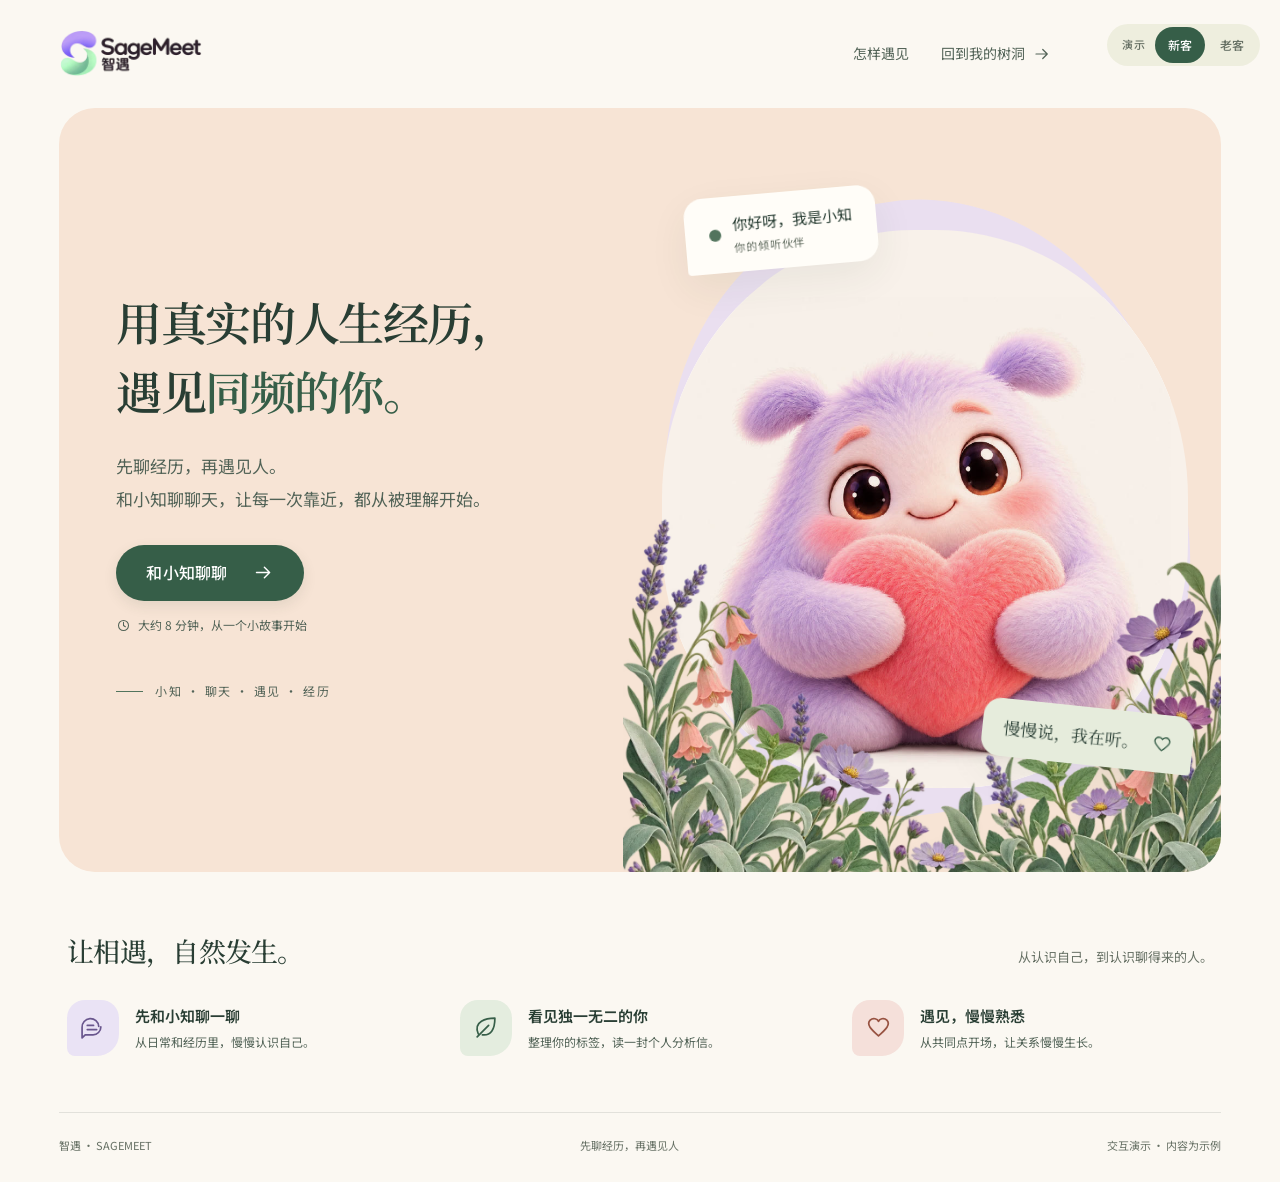
<file: index.html>
<!doctype html>
<html lang="zh-CN">
<head>
  <meta charset="utf-8">
  <meta name="viewport" content="width=device-width,initial-scale=1,viewport-fit=cover">
  <meta name="theme-color" content="#f6f1ea">
  <meta name="description" content="Sagemeet 智遇 — 用真实的人生经历，遇见同频的你。">
  <meta name="build-version" content="20261024-share-1">
  <title>Sagemeet 智遇</title>
  <link rel="preconnect" href="https://fonts.googleapis.com">
  <link rel="preconnect" href="https://fonts.gstatic.com" crossorigin>
  <link href="https://fonts.googleapis.com/css2?family=Noto+Sans+SC:wght@300;400;500;600&family=Noto+Serif+SC:wght@400;500;600;700&display=swap" rel="stylesheet" media="print" onload="this.media='all'">
  <link rel="stylesheet" href="design-tokens.css?v=20261024-share-1">
  <link rel="stylesheet" href="style.css?v=20261024-share-1">
  <link rel="stylesheet" href="motion.css?v=20261024-share-1">
  <link rel="stylesheet" href="welcome.css?v=20261024-share-1">
</head>
<body>
  <div class="atmosphere" aria-hidden="true"></div>
  <div id="app"></div>
  <script src="app.js?v=20261024-share-1"></script>
</body>
</html>
</file>
<file: design-tokens.css>
:root{
  /* SageMeet — a warm, botanical palette shared by every app flow. */
  --paper:#fbf8f2;
  --paper-deep:#f0eade;
  --peach:#f7e4d5;
  --blush:#f5e0da;
  --blush-soft:#f6eee7;
  --sage-wash:#e4eddf;
  --cream:#fffdf8;
  --lavender:#eae3f5;
  --lavender-deep:#69568d;
  --ink:#293e34;
  --ink-soft:#526357;
  --ink-mute:#667064;
  --ink-faint:#71796d;
  --ink-ghost:rgba(41,62,52,.12);
  --terracotta:#50765e;
  --terracotta-deep:#365b44;
  --coral:#cb7c68;
  --coral-hot:#a65a48;
  --olive:#7a8b5c;
  --sage:#52745d;
  --sage-deep:#365e48;
  --white:#fff;
  --glass:#fffdf8;
  --glass-strong:#fffdf9;
  --glass-tint:#f7f1e8;
  --glass-rim:transparent;
  --glass-inner:0 0 0 transparent;
  --glass-fringe:0 0 0 transparent;
  --shadow-soft:0 14px 40px rgba(48,68,49,.07);
  --shadow-card:0 8px 24px rgba(48,68,49,.04);
  --shadow-float:0 20px 60px rgba(48,68,49,.12);
  --shadow-btn:0 5px 14px rgba(48,68,49,.10);
  --font-display:"Noto Serif SC","Songti SC","STSong","SimSun",serif;
  --font-ui:"Noto Sans SC","PingFang SC","Helvetica Neue",sans-serif;
  --r-pill:999px;
  --r-card:24px;
  --r-inset:14px;
  --r-control:var(--r-inset);
  --r-card-lg:32px;
  --r-note:var(--r-card);
  --r-squircle:20px;
  --card-bg:#fffdf9;
  --card-bg-solid:#fffdf9;
  --card-bg-hover:#f4f5ec;
  --card-border:0;
  --card-shadow:none;
  --card-shadow-hover:none;
  --card-blur:none;
  --card-title:22px;
  --inset-bg:#f1f3e9;
  --inset-ring:inset 0 0 0 1px rgba(54,94,72,.08);
  --divider:rgba(41,62,52,.12);
  --chrome-h:80px;
  --tabbar-h:76px;
  --footer-h:88px;
  --measure:40rem;
  --page-pad:clamp(20px,4vw,40px);
  --page-pad-y:40px;
  --page-max:1220px;
  --gap:22px;
  --gap-inset:12px;
  --pad-card:clamp(20px,3vw,28px);
  --pad-inset:16px 18px;
}
</file>
<file: style.css>
*{box-sizing:border-box}
html{scroll-behavior:smooth}
html,body{
  margin:0;min-height:100%;
  background:var(--paper);color:var(--ink);
  font-family:var(--font-ui);font-size:15px;line-height:1.55;
  -webkit-font-smoothing:antialiased;text-rendering:optimizeLegibility;
}
button,input{font:inherit;color:inherit}
button{cursor:pointer;border:0;background:none}
a{color:inherit;text-decoration:none}
img{display:block;max-width:100%}
#app{position:relative;z-index:1;min-height:100vh}

/* ——— Type ——— */
.serif{font-family:var(--font-display);font-weight:500;letter-spacing:-.02em}
.eyebrow{font-size:12px;letter-spacing:.14em;text-transform:uppercase;color:var(--ink-mute);font-weight:500}
.meta{font-size:13px;color:var(--ink-mute);line-height:1.5}
.lede{font-size:16px;color:var(--ink-soft);line-height:1.65;max-width:36em}

/* ——— Liquid glass utility ——— */
.glass{
  background:var(--glass-tint);
  backdrop-filter:blur(18px) saturate(1.2);
  -webkit-backdrop-filter:blur(18px) saturate(1.2);
  box-shadow:var(--glass-inner), var(--glass-fringe), var(--shadow-card);
  border:1px solid var(--glass-rim);
}

/* ——— Buttons ——— */
.btn{
  display:inline-flex;align-items:center;justify-content:center;gap:8px;
  min-height:50px;padding:0 28px;
  border-radius:var(--r-pill);
  background:var(--ink);color:#fff;
  font-size:15px;font-weight:500;letter-spacing:.01em;
  transition:transform .2s ease, background .2s ease, box-shadow .2s ease;
  box-shadow:var(--shadow-btn);
  white-space:nowrap;
}
.btn:hover{transform:translateY(-1px);background:#1a1512}
.btn:active{transform:translateY(0)}
.btn.secondary{
  background:var(--glass-strong);
  color:var(--ink);
  box-shadow:var(--glass-inner), var(--shadow-card);
  border:1px solid var(--glass-rim);
  backdrop-filter:blur(12px);
}
.btn.secondary:hover{background:#fff}
.btn.wide{min-width:min(280px,70vw)}
.btn.coral{background:var(--coral-hot);box-shadow:0 8px 24px rgba(232,90,72,.35)}
.btn.coral:hover{background:#d44838}
.link{
  font-size:14px;color:var(--ink-mute);font-weight:500;
  padding:8px 4px;transition:color .15s;
}
.link:hover{color:var(--ink)}

/* ——— Mark ——— */
.mark{
  width:56px;height:56px;border-radius:50%;
  background:var(--blush);
  position:relative;display:inline-block;flex-shrink:0;
  box-shadow:var(--shadow-card);
}
.mark::before,.mark::after{
  content:"";position:absolute;width:26px;height:26px;border-radius:50%;
  top:50%;transform:translateY(-50%);
}
.mark::before{left:10px;background:var(--terracotta);opacity:.92}
.mark::after{right:10px;background:var(--olive);opacity:.88}
.mark-sm{width:28px;height:28px}
.mark-sm::before,.mark-sm::after{width:13px;height:13px}
.mark-sm::before{left:5px}
.mark-sm::after{right:5px}

/* ——— Demo mode toggle ——— */
.mode-toggle{
  position:fixed;top:14px;right:14px;z-index:90;
  display:flex;align-items:center;gap:2px;
  padding:4px;
  border-radius:var(--r-pill);
  background:var(--glass-strong);
  backdrop-filter:blur(16px);-webkit-backdrop-filter:blur(16px);
  box-shadow:var(--glass-inner), var(--shadow-card);
  border:1px solid var(--glass-rim);
}
.mode-toggle span{
  font-size:11px;color:var(--ink-mute);padding:0 8px 0 12px;font-weight:500;
  letter-spacing:.04em;white-space:nowrap;
}
.mode-toggle button{
  padding:7px 14px;border-radius:var(--r-pill);
  font-size:12px;font-weight:500;color:var(--ink-mute);
  transition:background .2s,color .2s;
}
.mode-toggle button.on{
  background:var(--ink);color:#fff;
  box-shadow:0 2px 8px rgba(40,24,16,.16);
}

/* ——— Chapter chrome (new user) ——— */
.chrome{
  position:sticky;top:0;z-index:40;
  display:flex;align-items:center;gap:16px;
  min-height:var(--chrome-h);
  padding:10px var(--page-pad);
  background:rgba(246,241,234,.78);
  backdrop-filter:blur(18px) saturate(1.15);
  -webkit-backdrop-filter:blur(18px) saturate(1.15);
  box-shadow:0 1px 0 rgba(255,255,255,.5);
}
.brand-lockup{
  display:flex;align-items:center;gap:10px;flex-shrink:0;
  font-family:var(--font-display);font-size:17px;font-weight:500;color:var(--ink);
}
.brand-lockup small{
  font-family:var(--font-ui);font-size:10px;font-weight:500;
  letter-spacing:.18em;color:var(--ink-mute);margin-left:2px;
}
.chapter-nav{
  display:flex;align-items:center;gap:4px;flex:1;justify-content:center;
  overflow-x:auto;scrollbar-width:none;padding:4px 0;
}
.chapter-nav::-webkit-scrollbar{display:none}
.chapter-nav button{
  flex-shrink:0;padding:8px 14px;border-radius:var(--r-pill);
  font-size:13px;color:var(--ink-mute);font-weight:400;white-space:nowrap;
  transition:background .2s,color .2s;
}
.chapter-nav button.on{background:var(--ink);color:#fff;font-weight:500}
.chapter-nav button:not(.on):hover{color:var(--ink)}
.chrome-right{flex-shrink:0}
.chrome-right .cap{
  font-size:13px;color:var(--ink-mute);padding:8px 14px;border-radius:var(--r-pill);
  background:var(--glass);border:1px solid var(--glass-rim);
}
.chrome-right .cap:hover{color:var(--ink);background:var(--glass-strong)}
@media (max-width:860px){
  .chapter-nav{display:none}
  .chrome{justify-content:space-between}
  .brand-lockup small{display:none}
  /* fixed demo toggle is ~161px wide at top-right */
  .chrome .chrome-right{margin-right:168px}
}

/* ——— Returning: Web top nav / mobile bottom tab bar ——— */
.tabbar{
  position:fixed;left:50%;bottom:16px;transform:translateX(-50%);
  z-index:50;display:none;gap:4px;padding:6px;
  width:min(380px,calc(100% - 32px));
  border-radius:var(--r-pill);
  background:var(--glass-strong);
  backdrop-filter:blur(20px) saturate(1.2);
  -webkit-backdrop-filter:blur(20px) saturate(1.2);
  box-shadow:var(--glass-inner), var(--shadow-float);
  border:1px solid var(--glass-rim);
}
.tabbar button{
  flex:1;display:flex;flex-direction:column;align-items:center;gap:2px;
  padding:10px 8px;border-radius:var(--r-pill);
  font-size:11px;font-weight:500;color:var(--ink-mute);
  transition:background .2s,color .2s;
}
.tabbar button .tab-ico{font-size:18px;line-height:1;opacity:.7}
.tabbar button.on{
  background:var(--ink);color:#fff;
  box-shadow:0 4px 14px rgba(40,24,16,.18);
}
.tabbar button.on .tab-ico{opacity:1}
.returning-pad{
  /* sticky .chrome already occupies its own height; no extra top offset */
  padding-top:0;
  padding-bottom:48px;
}
.returning-chrome{justify-content:space-between}
.returning-chrome .chrome-right{margin-right:168px} /* clear demo mode-toggle */
@media (max-width:860px){
  .tabbar{display:flex}
  .returning-pad{padding-bottom:calc(var(--tabbar-h) + 36px)}
}
.me-entry{
  display:inline-flex;align-items:center;gap:8px;
}
.me-avatar{
  width:22px;height:22px;border-radius:50%;
  display:inline-flex;align-items:center;justify-content:center;
  font-size:11px;font-weight:600;color:#fff;
  background:var(--ink);
}

/* ——— Splash: see welcome.css ——— */
.splash-band{padding:0 var(--page-pad) 80px;max-width:var(--page-max);margin:0 auto}
.band-photo{
  position:relative;border-radius:var(--r-card-lg);overflow:hidden;
  aspect-ratio:16/9;max-height:420px;
  box-shadow:var(--shadow-soft);
}
.band-photo img{width:100%;height:100%;object-fit:cover}
.band-photo .band-copy{
  position:absolute;left:0;right:0;bottom:0;
  padding:48px 36px 32px;
  background:linear-gradient(transparent,rgba(40,24,16,.72));
  color:#fff;text-align:left;
}
.band-photo .band-copy h2{
  font-family:var(--font-display);font-size:clamp(28px,4vw,40px);
  font-weight:500;letter-spacing:-.02em;line-height:1.2;margin:0 0 8px;
}
.band-photo .band-copy p{margin:0;opacity:.85;font-size:15px;max-width:28em}
.splash-end{text-align:center;padding:48px 24px 96px}
.splash-end .lede{margin:0 auto 24px}

/* ——— Meet row / virtual cards ——— */
.meet-row{padding:64px 0 24px;max-width:var(--page-max);margin:0 auto}
.meet-row-head{
  display:flex;align-items:baseline;justify-content:space-between;
  padding:0 var(--page-pad);margin-bottom:20px;gap:16px;
}
.meet-row-head h2{
  font-family:var(--font-display);font-size:clamp(24px,3vw,32px);
  font-weight:500;letter-spacing:-.02em;margin:0;
}

/* ——— Onboarding ——— */
.onboard-shell{
  max-width:var(--page-max);margin:0 auto;
  padding:var(--page-pad-y) var(--page-pad) 80px;
}
.onboard-head h1{
  font-family:var(--font-display);font-size:clamp(28px,4vw,36px);
  font-weight:500;letter-spacing:-.03em;line-height:1.2;margin:8px 0 12px;
}
.onboard-head .lede{margin:0}
/* options sit inside a card here, so they take the inset style */
.profile-card > .moods{display:grid;gap:var(--gap-inset);margin-top:16px}
.profile-card .option{
  padding:var(--pad-inset);
  background:var(--inset-bg);
  border:0;border-radius:var(--r-inset);
  box-shadow:var(--inset-ring);
  backdrop-filter:none;-webkit-backdrop-filter:none;
}
.profile-card .option:hover{transform:none;background:rgba(248,224,216,.85);box-shadow:var(--inset-ring)}
.profile-card .option.selected,.profile-card .option.selected:hover{
  background:var(--inset-bg);box-shadow:inset 0 0 0 2px var(--terracotta);
}
@media (min-width:761px){.profile-card > .moods{grid-template-columns:repeat(2,minmax(0,1fr))}}
/* single-choice chip rows stay on one line on phones */
@media (max-width:480px){
  .chips.seg{flex-wrap:nowrap}
  .chips.seg .chip{flex:1 1 0;min-width:0;padding:0 8px}
}

.field{
  width:100%;min-height:52px;padding:0 16px;
  border-radius:var(--r-inset);
  background:var(--white);
  box-shadow:inset 0 0 0 1px var(--divider);
  border:0;
  font-size:16px;color:var(--ink);outline:none;
  transition:box-shadow .2s;
}
textarea.field{padding:14px 16px;line-height:1.6}
.field::placeholder{color:var(--ink-faint)}
.field:focus{box-shadow:inset 0 0 0 1px rgba(216,104,72,.45), 0 0 0 3px rgba(216,104,72,.14)}
.field-label{font-size:13px;color:var(--ink-mute);font-weight:500;margin:28px 0 12px}

.chips{display:flex;flex-wrap:wrap;gap:10px}
.chip{
  min-height:44px;padding:0 18px;border-radius:var(--r-pill);
  background:var(--glass-strong);
  box-shadow:var(--glass-inner), 0 0 0 1px var(--divider);
  border:1px solid var(--glass-rim);
  font-size:14px;font-weight:500;color:var(--ink-soft);
  transition:background .2s,color .2s,box-shadow .2s;
}
.chip:hover{background:#fff}
.chip.selected{background:var(--ink);color:#fff;border-color:var(--ink);box-shadow:var(--shadow-btn)}
.chip.interest.selected{background:var(--sage);color:#fff;border-color:var(--sage);box-shadow:0 4px 14px rgba(94,122,104,.25)}

.moods{display:flex;flex-direction:column;gap:var(--gap)}
.option{
  display:flex;align-items:flex-start;gap:14px;text-align:left;
  width:100%;
  transition:background .2s, box-shadow .2s, transform .2s;
}
.option:hover{transform:translateY(-1px);background:var(--card-bg-hover);box-shadow:var(--card-shadow-hover)}
.option.selected{
  background:var(--blush-soft);
  box-shadow:var(--glass-inner), 0 0 0 2px var(--terracotta), var(--shadow-card);
  border-color:transparent;
}
.option .radio{
  width:22px;height:22px;border-radius:50%;flex-shrink:0;margin-top:2px;
  box-shadow:inset 0 0 0 1.5px var(--ink-faint);
  display:flex;align-items:center;justify-content:center;
  font-size:12px;color:#fff;
}
.option.selected .radio{background:var(--terracotta);box-shadow:none}
.option b{display:block;font-size:15px;font-weight:600;margin-bottom:2px;color:var(--ink)}
.option small{display:block;font-size:13px;color:var(--ink-mute);line-height:1.45;font-weight:400}
.selected-count{margin-top:18px;font-size:13px;color:var(--ink-mute)}

/* ——— Agent / Chat ——— */
.layout{
  display:grid;grid-template-columns:minmax(0,1fr) 280px;gap:var(--gap);
  max-width:var(--page-max);margin:0 auto;
  padding:var(--page-pad-y) var(--page-pad) 40px;
  min-height:calc(100vh - var(--chrome-h) - 48px);
}
@media (max-width:800px){
  .layout{grid-template-columns:minmax(0,1fr)}
  .side{order:2}
}

/* ——— Card system ———
   Every top-level card shares one surface, radius, border, shadow and padding.
   Anything nested inside a card uses the inset style below instead. */
.panel,.profile-card,.option,.taggrid article,.match-note,.friend,.modal{
  background:var(--card-bg);
  border:var(--card-border);
  border-radius:var(--r-card);
  box-shadow:var(--card-shadow);
  backdrop-filter:var(--card-blur);-webkit-backdrop-filter:var(--card-blur);
}
.profile-card,.option,.taggrid article,.match-note,.friend,.modal,
.side,.treehole-list,.treehole-form{padding:var(--pad-card)}
/* keep visual top/bottom padding equal to left/right */
.profile-card > :first-child,.taggrid article > :first-child,.match-note > :first-child,
.modal > :first-child,.side > :first-child,.treehole-list > :first-child,
.treehole-form > :first-child,.inset-card > :first-child{margin-top:0}
.profile-card > :last-child,.taggrid article > :last-child,.match-note > :last-child,
.modal > :last-child,.side > :last-child,.treehole-list > :last-child,
.treehole-form > :last-child,.inset-card > :last-child{margin-bottom:0}
.profile-card h2,.side h2,.treehole-list-head h2,.chat-rail-title,.modal h2{
  font-family:var(--font-display);font-size:var(--card-title);font-weight:500;
  letter-spacing:-.02em;line-height:1.25;
}

.inset-card,.insight-list article,.shared-block,.notice,.unlock,.heat-card{
  background:var(--inset-bg);
  border-radius:var(--r-inset);
  padding:var(--pad-inset);
  box-shadow:var(--inset-ring);
}

.side{display:flex;flex-direction:column;gap:12px}
.side h2{margin:0}
.side .field-label{margin:12px 0 0}
.side > .field-label:first-child{margin-top:0}
.side-head{display:flex;align-items:center;gap:12px}
.side-foot{margin-top:auto;padding-top:12px}
.tag-row{display:flex;flex-wrap:wrap;gap:6px}
.tag-row .tag{margin:0}
.side .call{
  display:flex;flex-direction:column;align-items:flex-start;gap:4px;
  width:100%;padding:16px 18px;margin:8px 0;
  border-radius:var(--r-inset);
  background:linear-gradient(135deg,var(--blush-soft),rgba(248,224,216,.55));
  box-shadow:var(--glass-inner), 0 0 0 1px rgba(216,104,72,.2);
  text-align:left;font-weight:500;
}
.side .call small{font-size:12px;color:var(--ink-mute);font-weight:400}
.tag{
  display:inline-block;padding:5px 12px;margin:3px 4px 3px 0;
  border-radius:var(--r-pill);background:var(--sage-wash);
  color:var(--sage-deep);font-size:12px;font-weight:500;font-style:normal;
}
.conversation{display:flex;flex-direction:column;min-height:520px;overflow:hidden}
.messages{
  flex:1;overflow-y:auto;padding:var(--pad-card);
  display:flex;flex-direction:column;gap:12px;
}
.bubble{
  max-width:78%;padding:12px 16px;border-radius:var(--r-inset);
  font-size:14.5px;line-height:1.55;margin:0;
}
.bubble.agent,.bubble.them{
  align-self:flex-start;
  background:var(--inset-bg);
  box-shadow:var(--inset-ring);
  color:var(--ink);border-bottom-left-radius:6px;
}
.bubble.me{
  align-self:flex-end;background:var(--ink);color:#fff;
  border-bottom-right-radius:6px;
  box-shadow:0 1px 2px rgba(40,24,16,.08);
}
.suggest{display:flex;flex-wrap:wrap;gap:8px;padding:0 var(--pad-card) 12px}
.suggest button{
  padding:8px 14px;border-radius:var(--r-pill);
  background:var(--glass);border:1px solid var(--glass-rim);
  font-size:13px;color:var(--ink-soft);
}
.suggest button:hover{background:var(--blush-soft);color:var(--ink)}

/* Glass composer */
#chat{
  display:flex;align-items:center;gap:6px;
  margin:0 12px 12px;padding:8px;
  border-radius:var(--r-inset);
  background:var(--white);
  box-shadow:inset 0 0 0 1px var(--divider), 0 4px 16px rgba(90,50,30,.06);
}
#chat input{
  flex:1;min-width:0;min-height:40px;padding:0 8px;border-radius:var(--r-pill);
  border:0;background:transparent;outline:none;
}
#chat > button:first-child,
#chat button[data-a=voice]{
  width:40px;height:40px;border-radius:50%;
  background:transparent;color:var(--ink-mute);flex-shrink:0;
}
.friendhead{
  display:flex;align-items:center;gap:12px;
  padding:16px var(--pad-card);
  border-bottom:1px solid var(--divider);
}
.friendhead-action{margin-left:auto}
.friendhead b{display:block;font-family:var(--font-display);font-size:17px;font-weight:500}
.friend-avatar,.avatar-photo{
  width:40px;height:40px;border-radius:50%;overflow:hidden;
  background:var(--blush-soft);flex-shrink:0;position:relative;
  box-shadow:var(--shadow-card);
}
.friend-avatar img,.avatar-photo img{width:100%;height:100%;object-fit:cover}
.friend-avatar .avatar-img{position:absolute;inset:0;object-position:50% 30%}
.friend-avatar .virt-mini{display:block;width:100%;height:100%}
.call.mobile{display:none;margin:12px 16px 0;width:calc(100% - 32px)}
@media (max-width:800px){.call.mobile{display:flex}.side .call{display:none}}
.unlock{
  align-self:center;max-width:90%;
  box-shadow:inset 0 0 0 1px rgba(216,104,72,.22);
  text-align:center;
}
.unlock b{display:block;font-size:13px;margin-bottom:8px;font-weight:500}
.unlock button{
  padding:8px 16px;border-radius:var(--r-pill);
  background:var(--ink);color:#fff;font-size:13px;
}

/* ——— Tags ——— */
.content{max-width:var(--page-max);margin:0 auto;padding:var(--page-pad-y) var(--page-pad) 80px}
.content h1{
  font-family:var(--font-display);font-size:clamp(28px,4vw,36px);
  font-weight:500;letter-spacing:-.03em;line-height:1.2;margin:8px 0 12px;
}
/* page header (eyebrow / h1 / lede) → first card: always 24px */
.content > .lede,.treehole-head .lede{margin:0}
.content > .profile-card{margin:0 0 var(--gap)}
.content > .lede + .profile-card,.content > h1 + .profile-card{margin-top:24px}
.taggrid{display:grid;gap:var(--gap);margin:24px 0 0}
#newtag{grid-column:1/-1}
/* generic two-up card grid for single-column pages */
.card-grid{display:grid;grid-template-columns:minmax(0,1fr);gap:var(--gap);margin-top:24px}
.card-grid > .profile-card{margin:0}
@media (min-width:761px){
  .taggrid,.friend-list,.card-grid,.treehole .treehole-actions{
    display:grid;grid-template-columns:repeat(2,minmax(0,1fr));
  }
  .card-grid > .span-all{grid-column:1/-1}
  /* equal-height cards: let the report tiles grow to fill the card */
  .card-grid > .profile-card{display:flex;flex-direction:column}
  .card-grid .jingli-grid{flex:1;grid-auto-rows:1fr}
}
.taggrid article{position:relative}
.taggrid article b{
  display:block;font-family:var(--font-display);font-size:18px;font-weight:500;margin-bottom:6px;
  padding-right:64px;
}
.taggrid article p{margin:0;font-size:14px;color:var(--ink-soft);line-height:1.55}
.taggrid article button{
  position:absolute;top:calc(var(--pad-card) - 3px);right:calc(var(--pad-card) - 6px);
  width:28px;height:28px;border-radius:50%;
  color:var(--ink-mute);font-size:14px;
}
.taggrid article button[data-edit]{right:calc(var(--pad-card) + 24px)}
.taggrid article button:hover{background:var(--paper);color:var(--ink)}
#newtag{
  display:flex;gap:8px;padding:8px 8px 8px var(--pad-card);
  background:transparent;border-radius:var(--r-card);
  border:1.5px dashed rgba(40,32,24,.16);
}
#newtag input{flex:1;min-width:0;min-height:44px;padding:0;border:0;outline:none;background:transparent}
#newtag button{width:44px;height:44px;border-radius:50%;background:var(--ink);color:#fff;flex-shrink:0}
.page-cta{display:flex;flex-wrap:wrap;gap:10px;margin-top:28px}

/* ——— Report ——— */
.report-letter{max-width:var(--page-max);margin:0 auto;padding:var(--page-pad-y) var(--page-pad) 96px}
.report-open{margin:0}
.report-open .lede{max-width:40em}
.report-open .kicker{margin-bottom:16px}
.report-open h1{
  font-family:var(--font-display);
  font-size:clamp(36px,6vw,52px);
  font-weight:500;letter-spacing:-.03em;line-height:1.15;margin:0 0 16px;
}
.report-tags{margin-top:20px}
/* report sections are regular cards; footnote sits on the card's bottom edge */
.report-card{display:flex;flex-direction:column}
.profile-card.report-card > h2{margin:0 0 16px}
.report-card h2[id]{scroll-margin-top:calc(var(--chrome-h) + 24px + var(--pad-card))}
.report-card h2 .paren{font-size:14px;color:var(--ink-mute);font-weight:400;margin-left:8px;font-family:var(--font-ui)}
.report-card > p,.report-card > p + p{color:var(--ink-soft);margin:0 0 12px;line-height:1.7;max-width:40em}
.report-card > .num-list{margin-bottom:12px}
.report-card > .footnote{
  margin-top:auto;padding-top:12px;border-top:1px solid var(--divider);
  font-size:12px;color:var(--ink-faint);line-height:1.5;
}
/* Report "meet" row: airliner illustration, one hit area + match % per window */
.plane,.profile-card > .plane:last-child{
  margin:0 calc(-1 * var(--pad-card)) calc(-1 * var(--pad-card));
  border-radius:0 0 var(--r-card) var(--r-card);
  overflow-x:auto;overflow-y:hidden;scrollbar-width:none;
}
.plane::-webkit-scrollbar{display:none}
.plane-scene{position:relative;min-width:760px}
.plane-scene > .plane-art{
  display:block;width:100%;height:auto;
  /* blend the illustration's paper into the card surface above it */
  -webkit-mask-image:linear-gradient(to bottom,transparent,#000 10%);
  mask-image:linear-gradient(to bottom,transparent,#000 10%);
}
/* window frames measured on the 1942×809 source */
.plane-seat{
  position:absolute;top:32.2%;height:28%;width:8.4%;left:calc(var(--cx) - 4.2%);
  border-radius:42% / 30%;
  transition:box-shadow .2s ease, transform .2s ease;
}
.plane-seat:nth-child(2){--cx:9.28%}
.plane-seat:nth-child(3){--cx:20.56%}
.plane-seat:nth-child(4){--cx:32.18%}
.plane-seat:nth-child(5){--cx:43.75%}
.plane-seat:nth-child(6){--cx:55.42%}
.plane-seat:nth-child(7){--cx:66.94%}
.plane-seat:nth-child(8){--cx:78.56%}
.plane-seat:nth-child(9){--cx:90.14%}
.plane-portrait{
  position:absolute;inset:15% 10% 7%;overflow:hidden;
  border-radius:38% 38% 35% 35% / 24% 24% 24% 24%;
  background:#eee8df;pointer-events:none;isolation:isolate;
}
.plane-portrait img{
  display:block;width:100%;height:100%;object-fit:cover;object-position:50% 30%;
  filter:blur(clamp(4px,.45vw,6px)) saturate(.65) contrast(.9);
  transform:scale(1.12);opacity:.76;
}
/* Frosted glass obscures facial detail while retaining a seated silhouette. */
.plane-portrait::after{
  content:"";position:absolute;inset:0;border-radius:inherit;
  background:linear-gradient(135deg,
    rgba(255,255,255,.58) 0%,rgba(255,255,255,.18) 28%,
    rgba(237,239,234,.28) 50%,rgba(255,255,255,.42) 76%,
    rgba(255,255,255,.16) 100%);
  border:1px solid rgba(255,255,255,.55);
  box-shadow:inset 2px 2px 5px rgba(255,255,255,.55),
    inset -2px -3px 7px rgba(77,84,79,.12);
}
.plane-seat:hover,.plane-seat:focus-visible{outline:none;box-shadow:0 0 0 3px rgba(216,104,72,.45)}
.plane-pct{
  position:absolute;z-index:2;top:-10px;right:-16px;
  font-style:normal;font-family:var(--font-display);font-size:13px;font-weight:600;letter-spacing:-.01em;
  padding:3px 9px;border-radius:var(--r-pill);
  background:var(--terracotta);color:#fff;border:2px solid #fffdfa;
  box-shadow:0 4px 12px rgba(216,104,72,.32);
  transition:transform .2s ease;
}
.plane-seat:hover .plane-pct,.plane-seat:focus-visible .plane-pct{transform:translateY(-2px)}
.plane-name{
  position:absolute;left:50%;top:calc(100% + 10px);transform:translate(-50%,4px);
  white-space:nowrap;padding:4px 10px;border-radius:var(--r-pill);
  font-size:12px;font-weight:500;color:var(--ink);
  background:var(--glass-strong);box-shadow:var(--glass-inner), var(--shadow-card);
  opacity:0;pointer-events:none;transition:opacity .2s ease, transform .2s ease;
}
.plane-seat:hover .plane-name,.plane-seat:focus-visible .plane-name{opacity:1;transform:translate(-50%,0)}
.footnote{font-size:12px;color:var(--ink-faint);line-height:1.5}
.values-typo{display:flex;flex-wrap:wrap;gap:10px 18px;margin-bottom:20px}
.values-typo b{
  font-family:var(--font-display);font-size:clamp(20px,3vw,28px);
  font-weight:500;letter-spacing:-.02em;color:var(--ink);
}
.pull-quote{
  font-family:var(--font-display);font-size:20px;font-weight:500;
  letter-spacing:-.01em;line-height:1.45;color:var(--ink);
  border-left:3px solid var(--terracotta);padding-left:16px;margin:20px 0 !important;
}
.report-card > .pull-quote{color:var(--ink)}
.num-list{list-style:none;padding:0;margin:0;display:flex;flex-direction:column;gap:14px}
.num-list li{display:flex;align-items:center;gap:16px;font-size:15px;color:var(--ink-soft)}
.num-list .big{
  font-family:var(--font-display);font-size:28px;font-weight:500;color:var(--terracotta);width:1.2em;
}
.energy-cloud{display:flex;flex-wrap:wrap;gap:10px;margin-bottom:16px}
.energy-cloud b,.energy-cloud span{padding:8px 16px;border-radius:var(--r-pill);font-size:14px}
.energy-cloud b{background:var(--blush-soft);color:var(--terracotta-deep);font-weight:500}
.energy-cloud span{
  background:var(--glass-strong);border:1px solid var(--glass-rim);color:var(--ink-soft);
}

/* ——— Match feature ——— */
.match-stage{max-width:var(--page-max);margin:0 auto;padding:var(--page-pad-y) var(--page-pad) 80px}
.match-head{
  display:flex;align-items:flex-start;justify-content:space-between;gap:16px;margin-bottom:24px;
}
.match-head .cap{white-space:nowrap;flex-shrink:0}
.match-head h1{
  font-family:var(--font-display);font-size:clamp(28px,4vw,36px);
  font-weight:500;letter-spacing:-.03em;line-height:1.2;margin:0 0 12px;
}
.match-head .lede{margin:0}
.notice{
  box-shadow:inset 0 0 0 1px rgba(216,104,72,.22);font-size:14px;margin:0 0 var(--gap);
}
/* photo column is sized so a 3:4 card (the SVG's native ratio) is about as tall as the note */
.match-feature{
  display:grid;grid-template-columns:minmax(0,448px) minmax(0,1fr);gap:var(--gap);align-items:start;margin-bottom:32px;
}
@media (max-width:760px){.match-feature{grid-template-columns:minmax(0,1fr)}}

/* Tall virtual persona card — hand-drawn portrait on paper, plane-motif ink frame */
.photo-card{
  position:relative;border-radius:var(--r-card-lg);overflow:hidden;
  width:100%;aspect-ratio:3/4;
  box-shadow:var(--shadow-float);background:var(--blush-soft);
  border:1.6px solid var(--ink);
}
.photo-card .virt-scene{width:100%;height:100%;display:block}
/* portrait image covers the SVG figure; missing images remove themselves */
.portrait-frame{position:absolute;inset:0;display:block;overflow:hidden}
.portrait-frame .virt-scene{position:absolute;inset:0;width:100%;height:100%}
.portrait-frame img{
  position:absolute;inset:0;width:100%;height:100%;
  object-fit:cover;object-position:50% 30%;
}
.photo-card .scrim{
  position:absolute;inset:0;
  background:linear-gradient(180deg,rgba(246,241,234,0) 42%,rgba(246,241,234,.92) 100%);
  pointer-events:none;
}
.photo-card .meta-top{
  position:absolute;top:18px;left:18px;right:18px;
  display:flex;justify-content:space-between;gap:8px;align-items:flex-start;
  z-index:2;
}
.photo-card .meta-top .pill{
  padding:6px 12px;border-radius:var(--r-pill);
  background:var(--glass-strong);backdrop-filter:blur(10px);
  border:1px solid var(--glass-rim);
  color:var(--ink);font-size:12px;font-weight:500;
}

.photo-card .meta-stack{display:flex;flex-direction:column;align-items:flex-start;gap:8px}
.match-pct{
  display:inline-flex;align-items:baseline;gap:8px;
  padding:8px 14px 8px 12px;border-radius:var(--r-inset);
  background:var(--glass-strong);
  backdrop-filter:blur(14px) saturate(1.25);
  -webkit-backdrop-filter:blur(14px) saturate(1.25);
  border:1px solid var(--glass-rim);
  box-shadow:var(--glass-inner), 0 8px 24px rgba(90,50,30,.10);
  color:var(--ink);
}
.match-pct em{
  font-style:normal;font-size:10px;letter-spacing:.14em;
  text-transform:uppercase;opacity:.6;font-weight:500;
}
.match-pct b{
  font-family:var(--font-display);font-size:22px;font-weight:600;
  letter-spacing:-.03em;line-height:1;
}
.hero-shared{margin-top:12px}
.hero-shared-label{
  display:block;font-size:10px;letter-spacing:.12em;text-transform:uppercase;
  color:var(--ink-mute);margin-bottom:6px;font-weight:500;
}
.hero-shared-tags .tag{
  background:var(--glass-strong);color:var(--sage-deep);
  border:1px solid var(--glass-rim);
  box-shadow:var(--glass-inner);
  margin:2px 4px 2px 0;
}
.note-score{
  display:flex;align-items:baseline;justify-content:space-between;gap:12px;
  margin:0 0 10px;padding-bottom:14px;
  border-bottom:1px solid var(--divider);
}
.note-score-label{
  font-size:11px;letter-spacing:.12em;text-transform:uppercase;
  color:var(--ink-mute);font-weight:500;
}
.note-score-num{
  font-family:var(--font-display);font-size:42px;font-weight:500;
  letter-spacing:-.04em;line-height:1;color:var(--ink);
}
.note-score-num small{
  font-size:18px;font-weight:500;margin-left:2px;color:var(--ink-soft);
}
.shared-block{margin:4px 0 16px}
.shared-kicker{
  font-family:var(--font-display);font-size:16px;font-weight:500;
  letter-spacing:-.02em;margin:0 0 4px !important;color:var(--ink);
}
.shared-hint{
  font-size:12px !important;color:var(--ink-mute) !important;margin:0 0 10px !important;
}
.shared-tags{display:flex;flex-wrap:wrap;gap:6px}
.shared-tag{
  background:var(--glass-strong) !important;
  color:var(--sage-deep) !important;
  border:1px solid var(--glass-rim);
  box-shadow:var(--glass-inner);
  font-size:13px !important;padding:6px 12px !important;margin:0 !important;
}
.photo-card .hero-copy{
  position:absolute;left:0;right:0;bottom:0;padding:28px 24px;z-index:2;color:var(--ink);
}
.photo-card .hero-copy h2{
  font-family:var(--font-display);font-size:40px;font-weight:500;
  letter-spacing:-.03em;margin:0 0 8px;line-height:1.05;
}
.photo-card .hero-copy p{margin:0;font-size:14px;color:var(--ink-soft);line-height:1.5}

/* Heat glass tile */
.heat-tile{
  position:absolute;top:18px;right:18px;z-index:3;
  width:88px;height:88px;border-radius:var(--r-card);
  display:flex;flex-direction:column;align-items:center;justify-content:center;
  background:rgba(255,244,236,.42);
  backdrop-filter:blur(16px) saturate(1.3);
  -webkit-backdrop-filter:blur(16px) saturate(1.3);
  box-shadow:var(--glass-inner), var(--glass-fringe), 0 8px 28px rgba(90,50,30,.12);
  border:1px solid var(--glass-rim);
  color:var(--ink);
}
.heat-tile .heat-rings{
  position:absolute;inset:10px;pointer-events:none;
}
.heat-tile .heat-num{
  font-family:var(--font-display);font-size:32px;font-weight:600;
  letter-spacing:-.04em;line-height:1;position:relative;z-index:1;
}
.heat-tile .heat-label{
  font-size:10px;letter-spacing:.12em;text-transform:uppercase;
  opacity:.85;position:relative;z-index:1;margin-top:2px;font-weight:500;
}
.heat-bar{
  position:absolute;bottom:0;left:12px;right:12px;height:6px;
  border-radius:999px;background:rgba(40,24,16,.10);overflow:hidden;z-index:1;
  margin-bottom:10px;
}
.heat-bar i{
  display:block;height:100%;border-radius:999px;
  background:linear-gradient(90deg,#f3d5c4,var(--coral));
  transition:width .4s ease;
}

/* Polaroid lock / unlock */
.polaroid{
  position:absolute;bottom:110px;right:18px;z-index:3;
  width:92px;padding:8px 8px 22px;
  background:rgba(255,255,255,.92);
  border-radius:6px;
  box-shadow:var(--shadow-float);
  transform:rotate(4deg);
}
.polaroid.unlocked{transform:rotate(-7deg)}
.polaroid .polaroid-frame{
  position:relative;aspect-ratio:1;overflow:hidden;border-radius:2px;
  background:var(--blush-soft);
}
.polaroid img{
  width:100%;height:100%;object-fit:cover;
  filter:blur(18px);transform:scale(1.12);
  transition:filter .65s ease, transform .65s ease;
}
.polaroid.unlocked img{
  filter:blur(0) !important;
  transform:scale(1) rotate(0deg) !important;
}
.polaroid .lock-cap{
  position:absolute;inset:0;display:flex;flex-direction:column;
  align-items:center;justify-content:center;gap:4px;
  background:rgba(40,24,16,.28);color:#fff;
  font-size:10px;font-weight:500;letter-spacing:.04em;text-align:center;padding:6px;
}
.polaroid.unlocked .lock-cap{display:none}
.polaroid .polaroid-label{
  position:absolute;bottom:4px;left:0;right:0;
  text-align:center;font-size:9px;color:var(--ink-mute);font-weight:500;
}

/* Cream note — surface comes from the card system; only the tape is unique */
.match-note{position:relative}
.match-note::before{
  content:"";position:absolute;top:-12px;right:24px;
  width:48px;height:16px;background:rgba(216,104,72,.28);
  border-radius:2px;transform:rotate(2deg);
}
.note-label{font-size:11px;letter-spacing:.12em;text-transform:uppercase;color:var(--ink-mute);margin:0 0 12px;font-weight:500}
.match-note h3{
  font-family:var(--font-display);font-size:26px;font-weight:500;
  letter-spacing:-.02em;margin:0 0 12px;
}
.match-note p{font-size:14.5px;color:var(--ink-soft);line-height:1.65;margin:0 0 12px}
.note-actions{display:flex;flex-direction:column;gap:12px;margin-top:24px}
.note-links{display:flex;gap:16px}

.match-plane{margin-top:var(--gap)}

/* ——— Friends / Profile ——— */
.friends-heading{
  display:flex;align-items:flex-start;justify-content:space-between;gap:16px;margin-bottom:24px;
}
.friends-heading h1{
  font-family:var(--font-display);font-size:clamp(28px,4vw,36px);
  font-weight:500;letter-spacing:-.03em;line-height:1.2;margin:0 0 12px;
}
.friends-heading .lede{margin:0}
.capacity{white-space:nowrap}
.capacity b{color:var(--ink);font-weight:600}
.friend-list{display:grid;gap:var(--gap)}
.friend{display:flex;align-items:center;gap:14px}
.friend .friend-copy{flex:1;min-width:0}
.friend .friend-copy b{display:block;font-size:15px;font-weight:600}
.friend .friend-copy small{font-size:12px}
.empty-slot{
  width:40px;height:40px;border-radius:50%;
  box-shadow:inset 0 0 0 1.5px var(--ink-ghost);
  display:flex;align-items:center;justify-content:center;
  color:var(--ink-faint);font-size:18px;
}
.friends-footnote{margin-top:20px}

.profile-card{margin-bottom:var(--gap)}
.profile-card h2{margin:0 0 6px}
.profile-card > p{margin:0}
.profile-card > p + p{margin-top:6px}
.profile-card > .chips,.profile-card > .insight-list,.profile-card > .jingli-grid{margin-top:16px}
.profile-card .selected-count{margin-top:14px}
.card-text{margin:8px 0 0;line-height:1.7;color:var(--ink-soft);max-width:44em}
.profile-card > .card-text:first-child{margin-top:0}
.insight-list{display:grid;gap:var(--gap-inset)}
.insight-list article b{display:block;font-size:13px;margin-bottom:4px;color:var(--terracotta-deep)}
.insight-list article p{margin:0;font-size:13px;color:var(--ink-soft)}
.insight-list article[data-a]{cursor:pointer;transition:background .18s}
.insight-list article[data-a]:hover{background:rgba(248,224,216,.85)}

/* ——— Fake call UI ——— */
.call-screen{
  position:fixed;inset:0;z-index:200;
  display:flex;flex-direction:column;align-items:center;justify-content:space-between;
  padding:48px 24px calc(40px + env(safe-area-inset-bottom));
  background:
    radial-gradient(ellipse 80% 60% at 50% 20%, rgba(216,104,72,.35), transparent 60%),
    radial-gradient(ellipse 70% 50% at 50% 100%, rgba(40,24,16,.5), transparent 55%),
    linear-gradient(160deg,#3a2a24 0%, #1a1412 55%, #120e0c 100%);
  color:#fff;
}
.call-screen .call-top{text-align:center;padding-top:12px}
.call-screen .call-brand{
  font-size:12px;letter-spacing:.2em;opacity:.55;margin:0 0 8px;font-weight:500;
}
.call-screen .call-name{
  font-family:var(--font-display);font-size:28px;font-weight:500;
  letter-spacing:-.02em;margin:0 0 6px;
}
.call-screen .call-status{
  font-size:14px;opacity:.7;margin:0;min-height:1.4em;
}
.call-screen .call-timer{
  font-family:var(--font-display);font-size:18px;letter-spacing:.08em;opacity:.85;margin:4px 0 0;
}
.call-hero{
  position:relative;width:min(240px,56vw);aspect-ratio:1;
  display:flex;align-items:center;justify-content:center;
}
.call-hero .call-rings{position:absolute;inset:0;pointer-events:none}
.call-hero .call-avatar{
  width:70%;aspect-ratio:1;border-radius:50%;overflow:hidden;
  box-shadow:0 12px 40px rgba(0,0,0,.35), 0 0 0 3px rgba(255,255,255,.15);
  background:var(--blush);
  position:relative;z-index:1;
}
.call-hero .call-avatar .virt-scene,
.call-hero .call-avatar svg{width:100%;height:100%}

.call-controls{
  display:flex;align-items:center;justify-content:center;gap:22px;
  padding:8px 0 12px;
}
.call-ctrl{
  width:64px;height:64px;border-radius:22px;
  display:flex;flex-direction:column;align-items:center;justify-content:center;gap:2px;
  background:rgba(255,255,255,.14);
  backdrop-filter:blur(16px);-webkit-backdrop-filter:blur(16px);
  box-shadow:inset 0 1px 0 rgba(255,255,255,.35), 0 8px 24px rgba(0,0,0,.25);
  border:1px solid rgba(255,255,255,.22);
  color:#fff;font-size:11px;font-weight:500;
}
.call-ctrl .ico{font-size:22px;line-height:1}
.call-ctrl:hover{background:rgba(255,255,255,.22)}
.call-ctrl.hang{
  width:72px;height:72px;border-radius:50%;
  background:var(--coral-hot);
  border:0;
  box-shadow:0 10px 32px rgba(232,90,72,.45), inset 0 1px 0 rgba(255,255,255,.25);
}
.call-ctrl.hang:hover{background:#d44838}
.call-ctrl.hang .ico{font-size:26px}

/* Modal (non-call) */
.overlay{
  position:fixed;inset:0;z-index:100;
  background:rgba(40,24,16,.4);backdrop-filter:blur(8px);
  display:flex;align-items:center;justify-content:center;padding:24px;
}
.modal{
  position:relative;width:min(400px,100%);
  background:var(--card-bg-solid);
  box-shadow:var(--glass-inner), var(--shadow-float);
}
.modal h2{margin:0 0 8px;padding-right:32px}
.modal .lede{margin:0 0 20px}
.modal .inset-card{margin-bottom:20px}
.modal-actions{display:flex;flex-direction:column;gap:8px}
.info-row + .info-row{margin-top:12px}
.info-row .meta{margin:0}
.info-row b{display:block;font-weight:500;margin-top:2px}
.modal > button[data-a=close]{
  position:absolute;top:calc(var(--pad-card) - 6px);right:calc(var(--pad-card) - 8px);
  width:32px;height:32px;border-radius:50%;
  font-size:18px;color:var(--ink-mute);
}
.modal > button[data-a=close]:hover{background:var(--white);color:var(--ink)}

.virt-wrap{position:relative;width:100%;height:100%;overflow:hidden}
.virt-wrap svg.virt-scene{width:100%;height:100%;display:block}

@media (max-width:860px){.hide-mobile{display:none !important}}


/* ——— Chat multi-friend shell (v0.5.2) ——— */
.chat-shell{
  display:grid;
  grid-template-columns:260px minmax(0,1fr) 280px;
  gap:var(--gap);
  max-width:var(--page-max);margin:0 auto;
  padding:var(--page-pad-y) var(--page-pad) 40px;
  min-height:calc(100vh - var(--chrome-h) - 48px);
}
/* rail rows sit 12px from the card edge so their content lines up with --pad-card */
.chat-rail{
  display:flex;flex-direction:column;
  padding:var(--pad-card) 12px 12px;
  min-height:520px;
}
.chat-rail-head{
  display:flex;align-items:flex-start;justify-content:space-between;
  gap:10px;padding:0 calc(var(--pad-card) - 12px) 14px;
  border-bottom:1px solid var(--divider);
  margin-bottom:10px;
}
.chat-rail-head .eyebrow{margin:0}
.chat-rail-title{margin:4px 0 0}
.chat-friend-list{
  display:flex;flex-direction:column;gap:6px;
  flex:1;overflow-y:auto;padding:2px;
}
.chat-friend{
  display:flex;align-items:center;gap:12px;
  width:100%;text-align:left;
  padding:10px calc(var(--pad-card) - 12px);border-radius:var(--r-inset);
  background:transparent;border:1px solid transparent;
  color:var(--ink);cursor:pointer;
  transition:background .18s, box-shadow .18s, border-color .18s, transform .18s;
}
.chat-friend:hover{
  background:var(--glass-strong);
  border-color:var(--glass-rim);
  transform:translateY(-1px);
}
.chat-friend.is-active{
  background:var(--blush-soft);
  border-color:rgba(216,104,72,.22);
  box-shadow:var(--glass-inner), 0 0 0 1px rgba(216,104,72,.12), var(--shadow-card);
}
.chat-friend-copy{flex:1;min-width:0}
.chat-friend-copy b{
  display:block;font-size:14.5px;font-weight:600;margin-bottom:2px;
  font-family:var(--font-display);letter-spacing:-.01em;
}
.chat-friend-copy small{
  display:block;font-size:11.5px;line-height:1.35;
  white-space:nowrap;overflow:hidden;text-overflow:ellipsis;
}
.chat-friend-dot{
  width:8px;height:8px;border-radius:50%;flex-shrink:0;
  background:var(--terracotta);
  box-shadow:0 0 0 3px rgba(216,104,72,.18);
}
.chat-rail-foot{padding:12px calc(var(--pad-card) - 16px) 0;margin-top:auto}
.chat-friend-strip{
  display:none;gap:8px;padding:12px var(--pad-card) 0;
  overflow-x:auto;-webkit-overflow-scrolling:touch;scrollbar-width:none;
}
.chat-friend-strip::-webkit-scrollbar{display:none}
.chat-pill{
  display:inline-flex;align-items:center;gap:8px;
  flex-shrink:0;padding:6px 12px 6px 6px;
  border-radius:999px;
  background:var(--glass-strong);
  border:1px solid var(--glass-rim);
  font-size:13px;font-weight:500;color:var(--ink-soft);
}
.chat-pill .friend-avatar{width:28px!important;height:28px!important}
.chat-pill.is-active{
  background:var(--ink);color:#fff;border-color:var(--ink);
  box-shadow:var(--shadow-btn);
}
.chat-shell .conversation{min-height:520px}
.chat-side{min-height:520px}
.heat-card{display:flex;align-items:center;gap:14px}
.heat-card-ring{position:relative;width:48px;height:48px;flex-shrink:0}
.heat-card-num{
  position:absolute;inset:0;display:flex;align-items:center;justify-content:center;
  font-family:var(--font-display);font-size:22px;font-weight:600;color:var(--terracotta);
}
.heat-card-copy{flex:1;min-width:0;text-align:left}
.heat-card-label{
  font-size:12px;letter-spacing:.1em;text-transform:uppercase;
  color:var(--ink-mute);font-weight:500;
}
.heat-card .meta{margin-top:2px}
.heat-card .heat-bar{position:relative;left:auto;right:auto;bottom:auto;margin:8px 0 0;background:rgba(40,24,16,.08)}
.polaroid.polaroid-inline{
  position:relative;bottom:auto;right:auto;
  width:120px;margin:0 auto;transform:rotate(-6deg);
}
.match-badge{
  display:inline-flex;align-self:flex-start;align-items:baseline;gap:4px;
  padding:6px 14px;border-radius:var(--r-pill);
  background:var(--inset-bg);box-shadow:var(--inset-ring);
  font-size:14px;font-weight:500;color:var(--terracotta-deep);
}
@media (max-width:960px){
  .chat-shell{grid-template-columns:1fr;padding-bottom:32px}
  .chat-rail{display:none}
  .chat-friend-strip{display:flex}
  .chat-side{order:3;min-height:0}
}

/* interaction glue — new markup only; reuse live panel/chip/option/btn */
.tabbar{width:min(440px,calc(100% - 24px))}
.tabbar button{font-size:10.5px;padding:10px 4px;min-width:0;white-space:nowrap}
.chat-friend-pin{position:relative}
.chat-pin-badge{
  position:absolute;top:8px;right:10px;
  font-size:10px;letter-spacing:.04em;color:var(--terracotta);
  background:rgba(248,224,216,.85);padding:2px 6px;border-radius:var(--r-pill);
}
#chat .composer-call{
  display:inline-flex;align-items:center;justify-content:center;gap:8px;
  height:44px;padding:0 18px;border-radius:var(--r-inset);
  background:var(--blush-soft);
  box-shadow:inset 0 0 0 1px rgba(216,104,72,.45);
  font-size:16px;font-weight:600;color:var(--terracotta);white-space:nowrap;flex-shrink:0;
  transition:background .2s;
}
#chat .composer-call:hover{background:var(--blush)}
#chat .composer-call-ico{font-size:18px;line-height:1;display:inline-flex}
.ico-svg{width:1em;height:1em;display:inline-block;vertical-align:-.125em;flex-shrink:0}
#chat button[data-a="voice"]{font-size:18px}
.bubble .ico-svg{width:.9em;height:.9em;margin-right:2px}
/* handset laid flat = universal "hang up" glyph */
.ico-hang{display:inline-flex;transform:rotate(135deg)}
#chat .composer-send,
#chat button[type=submit]{
  display:inline-flex;align-items:center;justify-content:center;gap:8px;
  height:44px;padding:0 20px;border-radius:var(--r-inset);
  background:var(--terracotta);color:#fff;flex-shrink:0;
  font-size:16px;font-weight:600;white-space:nowrap;
  box-shadow:0 4px 14px rgba(216,104,72,.28);transition:background .2s, transform .2s;
}
#chat .composer-send .ico-svg{font-size:18px}
#chat .composer-send:hover{background:var(--terracotta-deep);transform:translateY(-1px)}
/* phones: the labelled buttons leave no room for typing, so the input takes its own row */
@media (max-width:480px){
  #chat{flex-wrap:wrap;row-gap:4px}
  #chat input{order:-1;flex:1 0 100%;min-height:44px;padding:0 10px}
  #chat .composer-call,#chat button[data-a=voice] + .composer-send{margin-left:auto}
}
.treehole,.treehole-compose{
  max-width:var(--page-max);margin:0 auto;
  padding:var(--page-pad-y) var(--page-pad) calc(var(--footer-h) + 32px);
}
.treehole-head{margin-bottom:24px}
.treehole-head h1{
  font-family:var(--font-display);font-size:clamp(28px,4vw,36px);
  font-weight:500;margin:8px 0 12px;letter-spacing:-.03em;line-height:1.2;
}
.treehole-back{display:inline-block;margin-bottom:8px;font-size:13px}
.treehole-actions{display:flex;flex-direction:column;gap:var(--gap);margin-bottom:var(--gap)}
.treehole-list-head{
  display:flex;align-items:baseline;justify-content:space-between;gap:12px;margin-bottom:4px;
}
.treehole-list-head h2{margin:0}
.treehole-entries{list-style:none;margin:0;padding:0}
.treehole-entries li{padding:16px 0;border-top:1px solid var(--divider)}
.treehole-entries li:first-child{border-top:0}
.treehole-entries li:last-child{padding-bottom:0}
.treehole-entries b{display:block;font-size:15px;font-weight:600;margin:0 0 4px}
.treehole-entries p{margin:0 0 6px;font-size:13.5px;color:var(--ink-soft);line-height:1.55}
.entry-kind{
  display:inline-flex;align-items:center;margin-bottom:8px;
  padding:3px 10px;border-radius:var(--r-pill);
  background:var(--inset-bg);box-shadow:var(--inset-ring);
  font-size:12px;font-weight:500;color:var(--terracotta-deep);
}
.treehole-empty{padding:8px 0 0}
.treehole-alt{margin:16px 0 0}
.treehole-form{display:flex;flex-direction:column;gap:0}
.treehole-form .field{margin:0}
.treehole-form textarea.field{min-height:120px;resize:vertical}
.treehole-form-actions{display:flex;gap:10px;justify-content:flex-end;margin-top:18px}
.treehole-form .field-label{margin:18px 0 10px}
.treehole-form .field-label:first-child{margin-top:0}


/* 遇见 cards: top-align + equal height stretch (interaction only) */
.match-feature{align-items:stretch}
.match-note{
  margin-top:0;
  display:flex;
  flex-direction:column;
  height:100%;
  box-sizing:border-box;
}
.note-actions{margin-top:auto;padding-top:20px}

/* 经历 · 研究报告 2×3 grid — tiles sit inside a card, so they use the inset style */
.jingli-grid{
  display:grid;
  grid-template-columns:repeat(3,1fr);
  gap:var(--gap-inset);
}
.jingli-grid .option{
  min-height:96px;
  flex-direction:column;
  align-items:center;
  justify-content:center;
  text-align:center;
  padding:14px 8px;
  gap:4px;
  background:var(--inset-bg);
  border:0;border-radius:var(--r-inset);
  box-shadow:var(--inset-ring);
  backdrop-filter:none;-webkit-backdrop-filter:none;
}
.jingli-grid .option:hover{background:rgba(248,224,216,.85);box-shadow:var(--inset-ring)}
.jingli-grid .option b{margin-bottom:0;font-size:14px}
.jingli-grid .option small{font-size:11px;line-height:1.35}
.chrome-logo{display:block;height:38px;width:auto}
@media (max-width:860px){.chrome-logo{height:32px}}
</file>
<file: motion.css>
/* Sagemeet v0.5 — atmosphere + motion */

.atmosphere{position:fixed;inset:0;pointer-events:none;z-index:0;background:var(--paper)}

@keyframes fade-up{
  from{opacity:.75; transform:translateY(8px)}
  to{opacity:1; transform:translateY(0)}
}
@keyframes soft-in{
  from{opacity:0}
  to{opacity:1}
}
@keyframes heat-pulse{
  0%{transform:scale(.85); opacity:.55}
  70%{transform:scale(1.35); opacity:0}
  100%{transform:scale(1.35); opacity:0}
}
@keyframes call-ring{
  0%{transform:scale(.92); opacity:.5}
  70%{transform:scale(1.45); opacity:0}
  100%{transform:scale(1.45); opacity:0}
}
@keyframes call-breathe{
  0%,100%{transform:scale(1)}
  50%{transform:scale(1.03)}
}
@keyframes unlock-reveal{
  from{filter:blur(18px); transform:rotate(0deg) scale(.96); opacity:.7}
  to{filter:blur(0); transform:rotate(-7deg) scale(1); opacity:1}
}
@keyframes connecting-dots{
  0%,100%{opacity:.35}
  50%{opacity:1}
}

.fade-up{animation:fade-up .55s cubic-bezier(.22,1,.36,1) both}
.fade-up-d1{animation-delay:.08s}
.fade-up-d2{animation-delay:.16s}
.fade-up-d3{animation-delay:.24s}
.fade-up-d4{animation-delay:.32s}

.heat-rings span{
  position:absolute; inset:0; border-radius:50%;
  border:2px solid var(--coral);
  animation:heat-pulse 1.6s ease-out infinite;
  pointer-events:none;
}
.heat-rings span:nth-child(1){animation-delay:0s; border-color:rgba(243,213,196,.9)}
.heat-rings span:nth-child(2){animation-delay:.45s; border-color:rgba(232,114,90,.65)}
.heat-rings span:nth-child(3){animation-delay:.9s; border-color:rgba(216,104,72,.45)}

.call-rings span{
  position:absolute; inset:-12%; border-radius:50%;
  border:2px solid rgba(255,255,255,.35);
  animation:call-ring 1.8s ease-out infinite;
}
.call-rings span:nth-child(2){animation-delay:.55s}
.call-rings span:nth-child(3){animation-delay:1.1s}

.call-portrait-live{animation:call-breathe 3.2s ease-in-out infinite}

.polaroid.unlocked img{animation:unlock-reveal .65s cubic-bezier(.22,1,.36,1) both; animation-fill-mode:forwards}

.connecting-status em{
  animation:connecting-dots 1.2s ease-in-out infinite;
  font-style:normal;
}
.connecting-status em:nth-child(2){animation-delay:.2s}
.connecting-status em:nth-child(3){animation-delay:.4s}

.photo-card .virt-scene{
  transition:transform .7s cubic-bezier(.22,1,.36,1);
}
.photo-card:hover .virt-scene{transform:scale(1.03)}

@media(prefers-reduced-motion:reduce){
 html{scroll-behavior:auto}
 *,*::before,*::after{animation:none!important;transition:none!important;scroll-behavior:auto!important}
}
</file>
<file: welcome.css>
/* Homepage (welcome) — ported from the garden version. Its botanical palette
   is scoped to .welcome-page so the rest of the app keeps its own tokens. */
.welcome-page{
  --peach:#f7e4d5;--blush:#f5e0da;--sage-wash:#e4eddf;--cream:#fffdf8;
  --lavender:#eae3f5;--lavender-deep:#69568d;
  --ink:#293e34;--ink-soft:#526357;--ink-mute:#667064;
  --sage:#52745d;--sage-deep:#365e48;
  --shadow-soft:0 14px 40px rgba(48,68,49,.07);
  --divider:rgba(41,62,52,.12);
  color:var(--ink);
  /* #app is its own stacking context, so blend-mode images need a painted backdrop here */
  background:#fbf8f2;
}
html:has(.welcome-page),body:has(.welcome-page){background:#fbf8f2}
body:has(.welcome-page) .atmosphere{display:none}
.welcome-page .btn{background:var(--sage-deep);color:#fff;box-shadow:0 5px 14px rgba(48,68,49,.10)}
.welcome-page .btn:hover{transform:translateY(-2px);background:#294c38}
.welcome-page .brand-lockup{color:var(--ink)}
.welcome-logo{display:block;height:48px;width:auto}
body:has(.welcome-page) .mode-toggle{top:24px;right:20px;padding:3px;background:#eeeede;border:0;box-shadow:none;backdrop-filter:none;-webkit-backdrop-filter:none}
body:has(.welcome-page) .mode-toggle span{color:#667064}
body:has(.welcome-page) .mode-toggle button{min-height:36px;padding:7px 13px;color:#667064}
body:has(.welcome-page) .mode-toggle button.on{background:#365e48;color:#fff;box-shadow:none}
@media(max-width:860px){
  body:has(.welcome-page) .mode-toggle{top:21px;right:14px}
  body:has(.welcome-page) .mode-toggle span{padding:0 4px;font-size:10px}
  body:has(.welcome-page) .mode-toggle button{padding:6px 11px;font-size:11px}
}
.ui-icon{display:inline-block;flex-shrink:0;vertical-align:middle}
.welcome-page{max-width:1440px;margin:auto;padding:0 clamp(20px,4.6vw,72px)}
.welcome-header{height:108px;display:flex;align-items:center;justify-content:space-between;gap:24px;padding-right:170px}
.welcome-header .brand-lockup{font-size:27px;font-weight:600;gap:12px}
.welcome-header .mark{width:36px;height:36px}
.welcome-header .brand-lockup small{font-size:11px;letter-spacing:.16em}
.welcome-nav{display:flex;align-items:center;gap:32px;font-size:14px;color:var(--ink-soft)}
.welcome-nav a,.welcome-nav button{padding:12px 0;white-space:nowrap}
.welcome-nav button{display:flex;align-items:center;gap:8px}
.welcome-nav .ui-icon{width:18px;height:18px}
.welcome-hero{position:relative;display:grid;grid-template-columns:1.08fr 1fr;min-height:600px;border-radius:36px;background:var(--peach);overflow:hidden}
.welcome-copy{position:relative;z-index:2;padding:74px 0 66px clamp(32px,4.5vw,68px);align-self:center}
.welcome-copy h1{font-family:var(--font-display);font-weight:600;font-size:clamp(32px,3.6vw,54px);line-height:1.5;letter-spacing:-.035em;margin:0 0 25px;white-space:nowrap}
.welcome-copy h1 span{color:var(--sage-deep)}
.welcome-intro{font-size:17px;line-height:1.9;color:var(--ink-soft);margin:0 0 30px}
.welcome-cta{min-height:56px;gap:26px;padding:0 30px;font-size:16px}
.welcome-cta .ui-icon{width:21px;height:21px;transition:transform .2s}
.welcome-cta:hover .ui-icon{transform:translateX(4px)}
.welcome-note{font-size:12px;color:var(--ink-soft);display:flex;align-items:center;gap:7px;margin:15px 0 0}
.welcome-note .ui-icon{width:15px;height:15px}
.welcome-detail{display:flex;gap:12px;align-items:center;margin-top:48px;font-size:12px;color:var(--ink-soft);letter-spacing:.12em}
.detail-line{width:27px;height:1px;background:var(--sage)}
.mobile-break{display:none}
.welcome-art{position:relative;min-width:0;min-height:540px;isolation:isolate}
.welcome-orbit{position:absolute;width:92%;height:80%;left:1%;top:12%;border-radius:48% 48% 42% 42%;background:#eadff0;transform:rotate(-9deg);z-index:-1}
.welcome-art .sf-bg{position:absolute;left:0;top:16%;height:73%;width:94%;overflow:hidden;border-radius:48% 48% 44% 44%;background:#f8f1ea;z-index:0;pointer-events:none}
.sf-bg video{width:100%;height:100%;object-fit:cover;object-position:center;display:block}
/* white-ground render: multiply lets the arch colour show through the white */
.welcome-mascot{position:absolute;left:50%;bottom:0;transform:translateX(-50%);height:88%;width:auto;max-width:none;mix-blend-mode:multiply;display:block}
.welcome-garden{position:absolute;width:110%;max-width:none;height:auto;left:-7%;bottom:-4%;z-index:1;pointer-events:none}
.welcome-dialogue{position:absolute;top:11%;left:4%;z-index:2;display:flex;align-items:center;gap:12px;background:var(--cream);padding:16px 24px;border-radius:19px 19px 19px 4px;box-shadow:var(--shadow-soft);transform:rotate(-5deg);font-size:15px}
.welcome-dialogue small{display:block;margin-top:4px;color:var(--ink-mute);font-size:11px;letter-spacing:.08em}
.dialogue-dot{width:12px;height:12px;background:var(--sage);border-radius:50%}
.welcome-caption{position:absolute;z-index:3;bottom:14%;right:5%;display:flex;align-items:center;gap:14px;padding:16px 21px;border-radius:18px 18px 4px 18px;background:#e6ecdc;transform:rotate(6deg);font-family:var(--font-display);font-size:17px;box-shadow:var(--shadow-soft)}
.welcome-caption .ui-icon{width:19px;height:19px;color:var(--sage-deep)}
.welcome-journey{padding:58px 8px 56px;scroll-margin-top:20px}
.journey-heading{display:flex;justify-content:space-between;align-items:baseline;gap:16px;margin-bottom:28px}
.journey-heading h2{font-family:var(--font-display);font-size:27px;letter-spacing:-.025em;font-weight:500;margin:0}
.journey-heading p{font-size:13px;color:var(--ink-mute);margin:0}
.journey-steps{display:grid;grid-template-columns:repeat(3,1fr);gap:32px;list-style:none;margin:0;padding:0}
.journey-steps li{display:flex;align-items:center;gap:16px}
.journey-icon{display:grid;place-items:center;width:52px;height:56px;border-radius:18px 18px 22px 8px;flex-shrink:0}
.journey-icon .ui-icon{width:25px;height:25px}
.journey-icon.lavender{background:var(--lavender);color:var(--lavender-deep)}
.journey-icon.sage{background:var(--sage-wash);color:var(--sage-deep)}
.journey-icon.peach{background:var(--blush);color:#985342}
.journey-steps h3{font-size:15px;font-weight:600;margin:0 0 5px}
.journey-steps p{font-size:12px;line-height:1.7;color:var(--ink-soft);margin:0}
.welcome-footer{display:flex;align-items:center;gap:24px;justify-content:space-between;border-top:1px solid var(--divider);padding:24px 0 28px;font-size:11px;color:var(--ink-mute)}
.welcome-footer small{font-size:11px}
@media(min-width:701px) and (max-width:1100px){
  .welcome-nav>a{display:none}
  .welcome-header{padding-right:170px}
  .welcome-copy{padding-left:32px;padding-top:52px;padding-bottom:52px}
  .welcome-copy h1{font-size:clamp(29px,3.5vw,40px)}
  .welcome-intro{font-size:15px}
  .welcome-hero{min-height:540px}
  .welcome-art{min-height:540px}
  .welcome-dialogue{font-size:13px;padding:14px 16px;left:0;top:14%}
  .welcome-caption{font-size:14px;right:1%;bottom:15%;gap:8px;padding:12px 16px}
  .journey-steps{gap:18px}
  .journey-steps li{gap:12px;align-items:flex-start}
  .journey-steps h3{font-size:14px}
  .journey-icon{width:44px;height:48px}
}
@media(max-width:700px){
  .mobile-break{display:initial}
  .welcome-page{padding:0 16px}
  .welcome-header{height:88px;padding-right:0}
  .welcome-header .brand-lockup{font-size:23px;gap:9px}
  .welcome-header .brand-lockup small{display:none}
  .welcome-logo{height:40px}
  .welcome-nav{display:none}
  .welcome-hero{grid-template-columns:1fr;border-radius:28px;min-height:0}
  .welcome-copy{padding:36px 26px 0;align-self:start}
  .welcome-copy h1{font-size:clamp(26px,7.1vw,40px);line-height:1.5;margin-bottom:17px;letter-spacing:-.04em}
  .welcome-intro{font-size:14px;line-height:1.85;margin-bottom:22px}
  .welcome-cta{min-height:52px;padding:0 24px;font-size:15px;gap:24px}
  .welcome-note{font-size:11px;margin-top:13px;gap:5px}
  .welcome-note .ui-icon{width:14px;height:14px}
  .welcome-detail{display:none}
  .welcome-art{min-height:340px;height:85vw;max-height:430px;margin-top:8px}
  .welcome-art .sf-bg{left:10%;width:81%;top:13%;height:82%}
  .welcome-orbit{left:12%;width:79%;height:82%;top:9%}
  .welcome-dialogue{top:8%;left:8%;padding:12px 17px;font-size:12px;gap:9px}
  .welcome-dialogue small{font-size:10px;margin-top:2px}
  .dialogue-dot{width:8px;height:8px}
  .welcome-garden{width:106%;left:-2%;bottom:-7%}
  .welcome-caption{font-size:13px;right:5%;bottom:17%;padding:12px 16px;gap:10px}
  .welcome-journey{padding:38px 12px 34px}
  .journey-heading{display:block;margin-bottom:24px}
  .journey-heading h2{font-size:25px;margin-bottom:9px}
  .journey-steps{grid-template-columns:1fr;gap:23px}
  .journey-steps li{gap:17px}
  .journey-steps p{font-size:12px}
  .welcome-footer{flex-wrap:wrap;gap:10px;padding:20px 10px}
  .welcome-footer small{width:100%;font-size:10px}
}
@media(prefers-reduced-motion:no-preference){
  .welcome-dialogue{animation:greeting-in .7s cubic-bezier(.22,1,.36,1) both}
  @keyframes greeting-in{from{transform:translateY(12px) rotate(-3deg)}to{transform:translateY(0) rotate(-5deg)}}
}
/* desktop: the hero fills the first screen so the next section stays below the fold */
@media(min-width:701px){
  .welcome-hero{min-height:max(540px,calc(100vh - 108px - 28px));min-height:max(540px,calc(100svh - 108px - 28px))}
}
</file>
